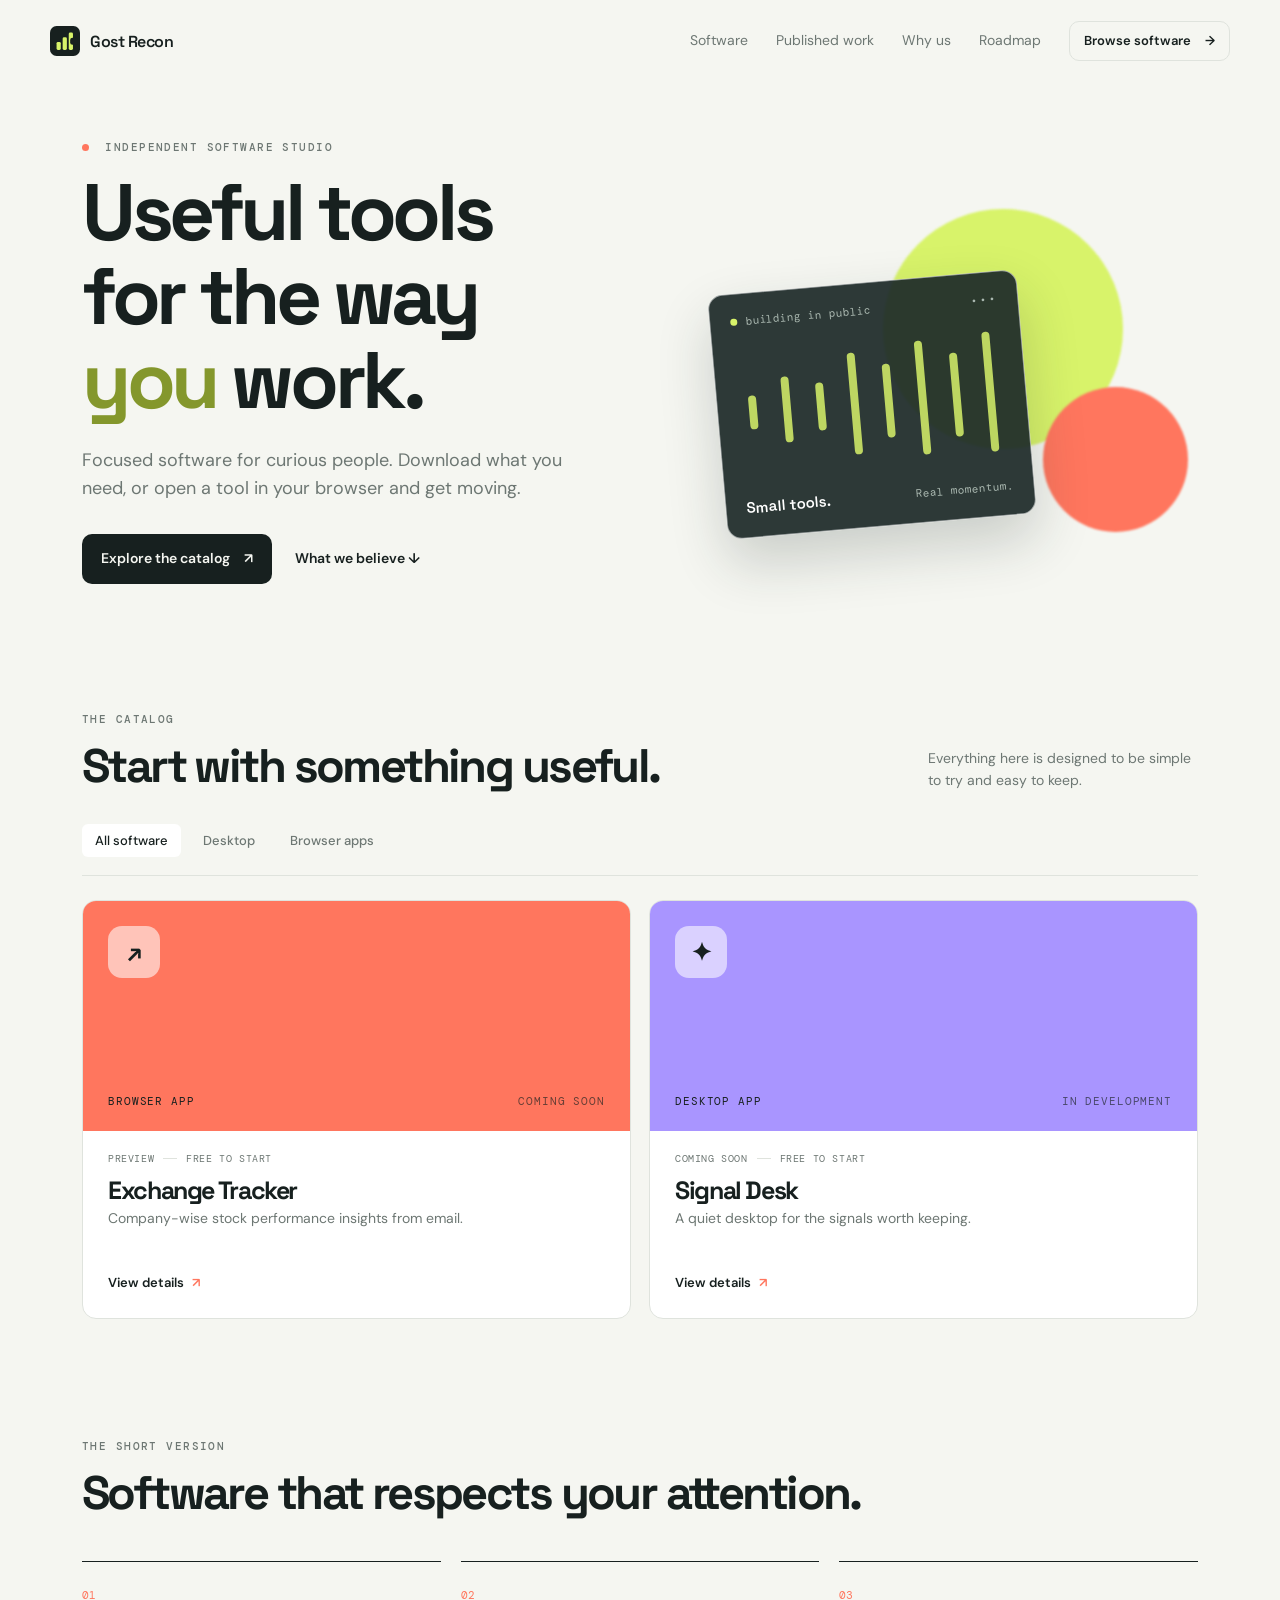
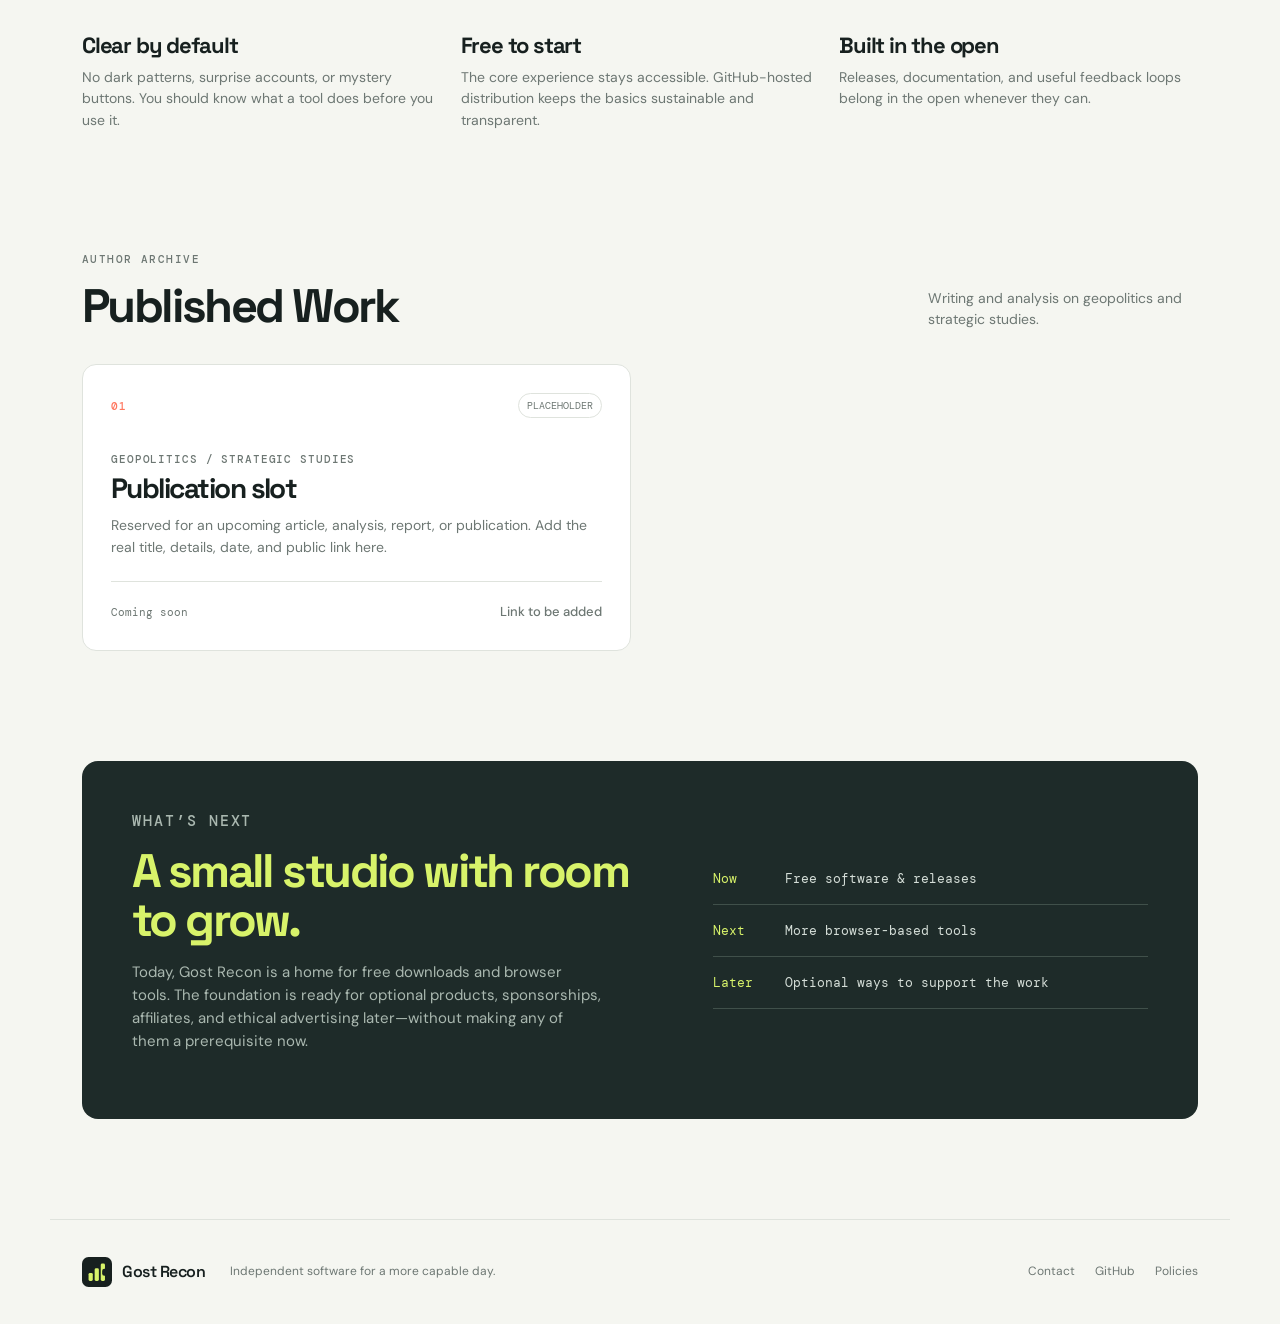
<file: index.html>
<!doctype html>
<html lang="en">
  <head>
    <meta charset="utf-8">
    <meta name="viewport" content="width=device-width, initial-scale=1">
    <meta name="description" content="A calm, practical home for software by Gost Recon.">
    <title>Gost Recon — Software, without the noise</title>
    <link rel="stylesheet" href="styles.css">
  </head>
  <body>
    <header class="site-header">
      <a class="brand" href="index.html" aria-label="Gost Recon home">
        <span class="brand-mark" role="img" aria-label="Gost Recon logo"><svg viewBox="0 0 64 64" aria-hidden="true"><rect width="64" height="64" rx="14" fill="currentColor"/><rect x="14" y="34" width="9" height="17" rx="3" fill="var(--lime)"/><rect x="27" y="24" width="9" height="27" rx="3" fill="var(--lime)"/><rect x="40" y="14" width="9" height="37" rx="3" fill="var(--lime)"/><rect x="43" y="25" width="16" height="15" rx="5" fill="currentColor"/></svg></span>
        <span>Gost Recon</span>
      </a>
      <nav class="site-nav" aria-label="Primary navigation">
        <a href="#software">Software</a>
        <a href="#published">Published work</a>
        <a href="#principles">Why us</a>
        <a href="#roadmap">Roadmap</a>
      </nav>
      <a class="button button-small button-quiet" href="#software">Browse software <span aria-hidden="true">→</span></a>
    </header>

    <main>
      <section class="hero shell">
        <div class="hero-copy">
          <p class="eyebrow"><span class="eyebrow-dot"></span> Independent software studio</p>
          <h1>Useful tools for the way <em>you</em> work.</h1>
          <p class="hero-lede">Focused software for curious people. Download what you need, or open a tool in your browser and get moving.</p>
          <div class="hero-actions">
            <a class="button" href="#software">Explore the catalog <span aria-hidden="true">↗</span></a>
            <a class="text-link" href="#principles">What we believe <span aria-hidden="true">↓</span></a>
          </div>
        </div>
        <div class="hero-art" aria-hidden="true">
          <div class="orb orb-one"></div>
          <div class="orb orb-two"></div>
          <div class="signal-card">
            <div class="signal-top"><span class="live-dot"></span><span>building in public</span><span class="signal-menu">•••</span></div>
            <div class="signal-wave"><span></span><span></span><span></span><span></span><span></span><span></span><span></span><span></span></div>
            <div class="signal-foot"><strong>Small tools.</strong><span>Real momentum.</span></div>
          </div>
        </div>
      </section>

      <section class="catalog shell" id="software">
        <div class="section-heading">
          <div>
            <p class="eyebrow">The catalog</p>
            <h2>Start with something useful.</h2>
          </div>
          <p class="section-note">Everything here is designed to be simple to try and easy to keep.</p>
        </div>
        <div class="filter-row" role="group" aria-label="Filter software">
          <button class="filter active" data-filter="all">All software</button>
          <button class="filter" data-filter="desktop">Desktop</button>
          <button class="filter" data-filter="web">Browser apps</button>
        </div>
        <div id="product-grid" class="product-grid" aria-live="polite"></div>
      </section>

      <section class="principles shell" id="principles">
        <div class="section-heading">
          <div>
            <p class="eyebrow">The short version</p>
            <h2>Software that respects your attention.</h2>
          </div>
        </div>
        <div class="principle-grid">
          <article class="principle"><span class="principle-number">01</span><h3>Clear by default</h3><p>No dark patterns, surprise accounts, or mystery buttons. You should know what a tool does before you use it.</p></article>
          <article class="principle"><span class="principle-number">02</span><h3>Free to start</h3><p>The core experience stays accessible. GitHub-hosted distribution keeps the basics sustainable and transparent.</p></article>
          <article class="principle"><span class="principle-number">03</span><h3>Built in the open</h3><p>Releases, documentation, and useful feedback loops belong in the open whenever they can.</p></article>
        </div>
      </section>

      <section class="published shell" id="published">
        <div class="section-heading">
          <div>
            <p class="eyebrow">Author archive</p>
            <h2>Published Work</h2>
          </div>
          <p class="section-note">Writing and analysis on geopolitics and strategic studies.</p>
        </div>
        <div id="published-grid" class="published-grid" aria-live="polite"></div>
      </section>

      <section class="roadmap shell" id="roadmap">
        <div class="roadmap-card">
          <div>
            <p class="eyebrow">What’s next</p>
            <h2>A small studio with room to grow.</h2>
            <p>Today, Gost Recon is a home for free downloads and browser tools. The foundation is ready for optional products, sponsorships, affiliates, and ethical advertising later—without making any of them a prerequisite now.</p>
          </div>
          <div class="roadmap-list">
            <span><b>Now</b> Free software &amp; releases</span>
            <span><b>Next</b> More browser-based tools</span>
            <span><b>Later</b> Optional ways to support the work</span>
          </div>
        </div>
      </section>
    </main>

    <footer class="site-footer shell">
      <div class="footer-brand"><span class="brand-mark" role="img" aria-label="Gost Recon logo"><svg viewBox="0 0 64 64" aria-hidden="true"><rect width="64" height="64" rx="14" fill="currentColor"/><rect x="14" y="34" width="9" height="17" rx="3" fill="var(--lime)"/><rect x="27" y="24" width="9" height="27" rx="3" fill="var(--lime)"/><rect x="40" y="14" width="9" height="37" rx="3" fill="var(--lime)"/><rect x="43" y="25" width="16" height="15" rx="5" fill="currentColor"/></svg></span><span>Gost Recon</span></div>
      <p>Independent software for a more capable day.</p>
      <div class="footer-links"><a href="legal.html#contact">Contact</a><a href="https://github.com/Gost-Recon/Exchange-Tracker" target="_blank" rel="noreferrer">GitHub</a><a href="legal.html">Policies</a></div>
    </footer>
    <script src="data.js"></script>
    <script src="app.js"></script>
  </body>
</html>
</file>
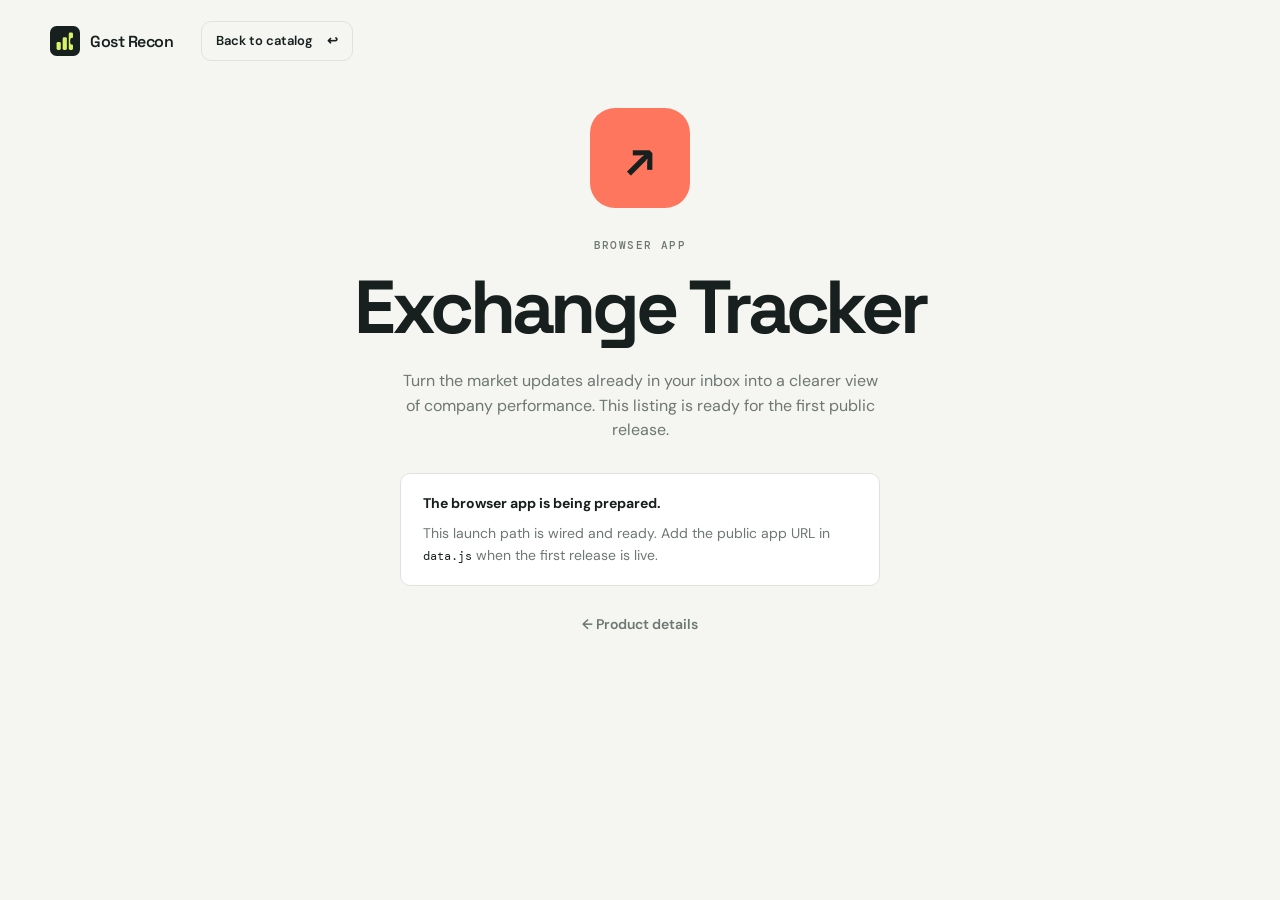
<file: app.html>
<!doctype html>
<html lang="en">
  <head>
    <meta charset="utf-8">
    <meta name="viewport" content="width=device-width, initial-scale=1">
    <title>Open app — Gost Recon</title>
    <link rel="stylesheet" href="styles.css">
  </head>
  <body>
    <header class="site-header"><a class="brand" href="index.html"><span class="brand-mark" role="img" aria-label="Gost Recon logo"><svg viewBox="0 0 64 64" aria-hidden="true"><rect width="64" height="64" rx="14" fill="currentColor"/><rect x="14" y="34" width="9" height="17" rx="3" fill="var(--lime)"/><rect x="27" y="24" width="9" height="27" rx="3" fill="var(--lime)"/><rect x="40" y="14" width="9" height="37" rx="3" fill="var(--lime)"/><rect x="43" y="25" width="16" height="15" rx="5" fill="currentColor"/></svg></span><span>Gost Recon</span></a><a class="button button-small button-quiet" href="index.html#software">Back to catalog <span aria-hidden="true">↩</span></a></header>
    <main id="app-launch" class="app-launch shell"></main>
    <script src="data.js"></script>
    <script src="product.js"></script>
  </body>
</html>
</file>
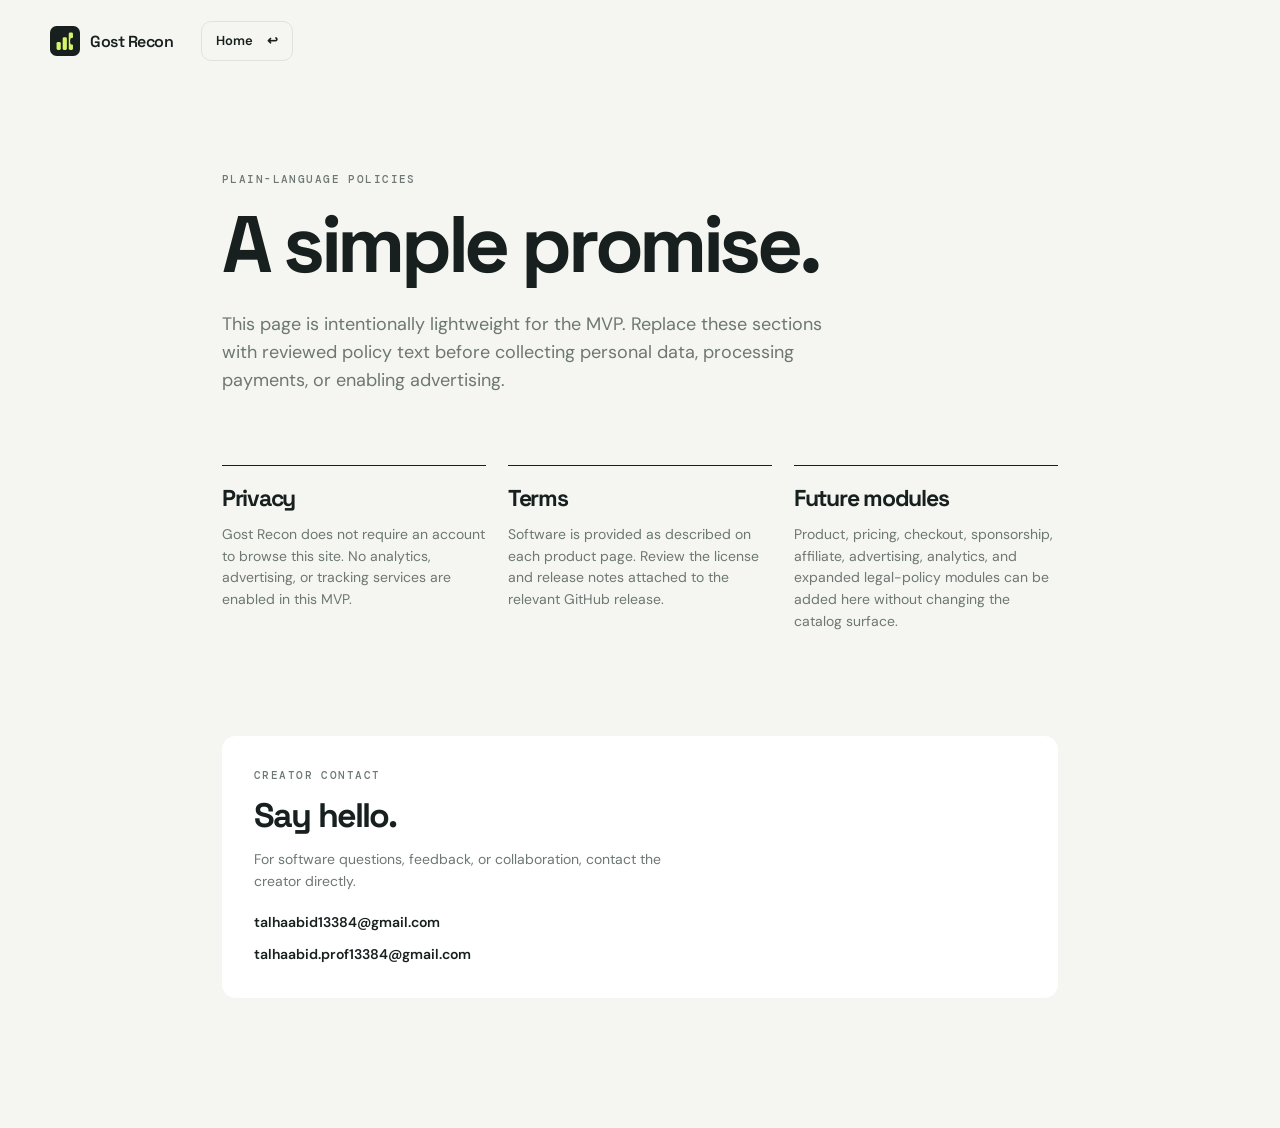
<file: legal.html>
<!doctype html>
<html lang="en">
  <head><meta charset="utf-8"><meta name="viewport" content="width=device-width, initial-scale=1"><title>Policies — Gost Recon</title><link rel="stylesheet" href="styles.css"></head>
  <body>
    <header class="site-header"><a class="brand" href="index.html"><span class="brand-mark" role="img" aria-label="Gost Recon logo"><svg viewBox="0 0 64 64" aria-hidden="true"><rect width="64" height="64" rx="14" fill="currentColor"/><rect x="14" y="34" width="9" height="17" rx="3" fill="var(--lime)"/><rect x="27" y="24" width="9" height="27" rx="3" fill="var(--lime)"/><rect x="40" y="14" width="9" height="37" rx="3" fill="var(--lime)"/><rect x="43" y="25" width="16" height="15" rx="5" fill="currentColor"/></svg></span><span>Gost Recon</span></a><a class="button button-small button-quiet" href="index.html">Home <span aria-hidden="true">↩</span></a></header>
    <main class="policy-page shell">
      <p class="eyebrow">Plain-language policies</p><h1>A simple promise.</h1>
      <p class="policy-intro">This page is intentionally lightweight for the MVP. Replace these sections with reviewed policy text before collecting personal data, processing payments, or enabling advertising.</p>
      <div class="policy-grid"><article><h2>Privacy</h2><p>Gost Recon does not require an account to browse this site. No analytics, advertising, or tracking services are enabled in this MVP.</p></article><article><h2>Terms</h2><p>Software is provided as described on each product page. Review the license and release notes attached to the relevant GitHub release.</p></article><article><h2>Future modules</h2><p>Product, pricing, checkout, sponsorship, affiliate, advertising, analytics, and expanded legal-policy modules can be added here without changing the catalog surface.</p></article></div>
      <section class="creator-contact" id="contact"><p class="eyebrow">Creator contact</p><h2>Say hello.</h2><p>For software questions, feedback, or collaboration, contact the creator directly.</p><div class="contact-links"><a href="mailto:talhaabid13384@gmail.com">talhaabid13384@gmail.com</a><a href="mailto:talhaabid.prof13384@gmail.com">talhaabid.prof13384@gmail.com</a></div></section>
    </main>
  </body>
</html>
</file>
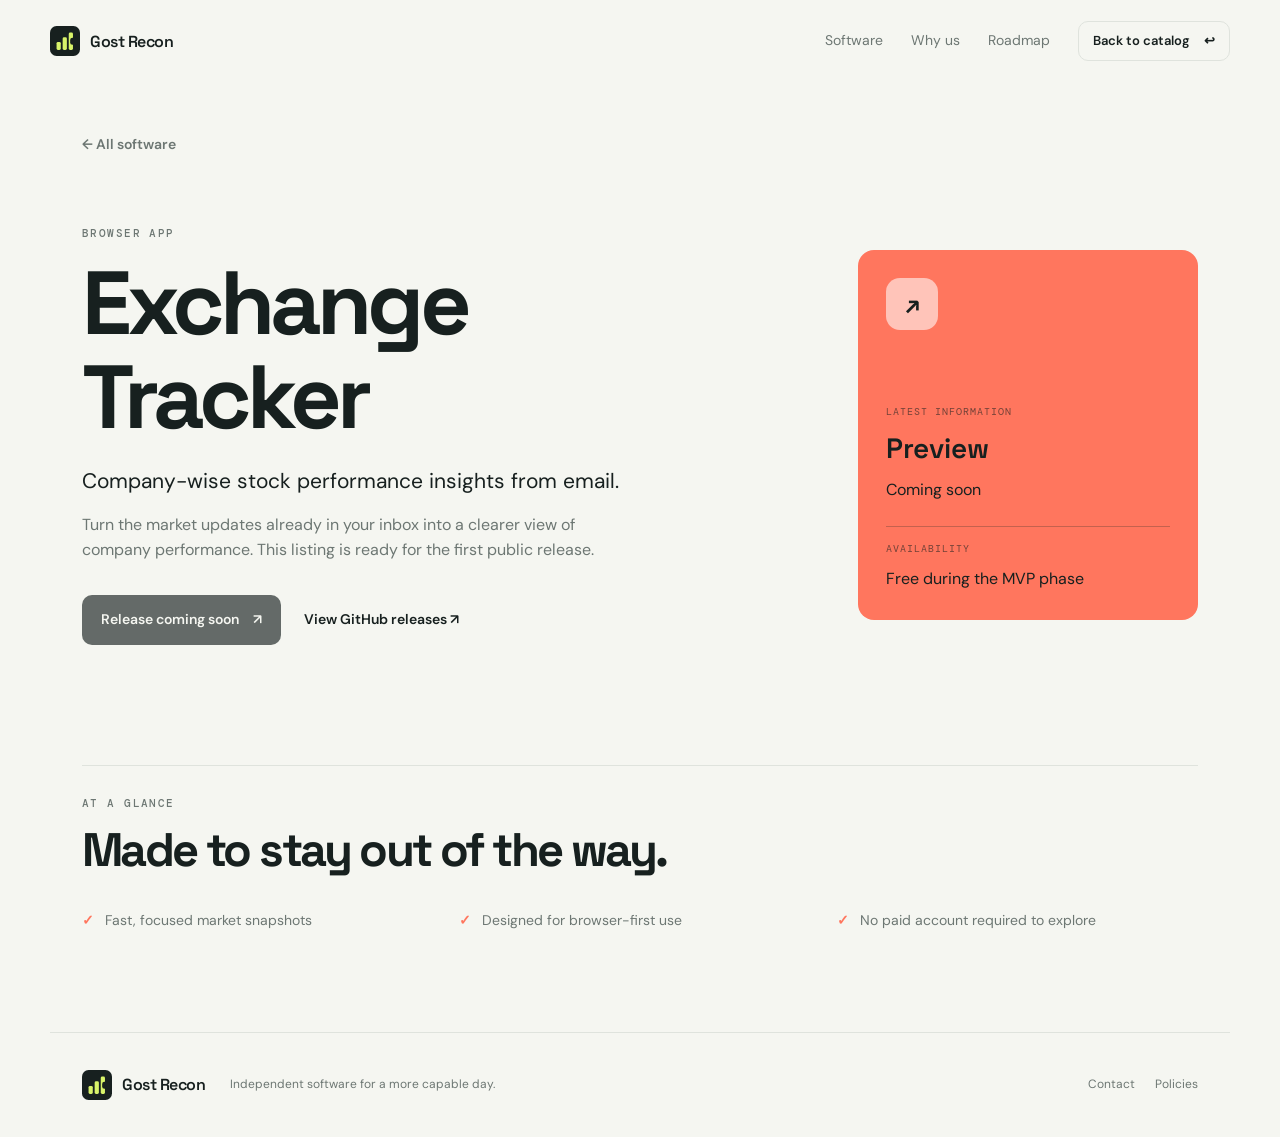
<file: product.html>
<!doctype html>
<html lang="en">
  <head>
    <meta charset="utf-8">
    <meta name="viewport" content="width=device-width, initial-scale=1">
    <meta name="description" content="Software details and download information from Gost Recon.">
    <title>Software — Gost Recon</title>
    <link rel="stylesheet" href="styles.css">
  </head>
  <body>
    <header class="site-header">
      <a class="brand" href="index.html"><span class="brand-mark" role="img" aria-label="Gost Recon logo"><svg viewBox="0 0 64 64" aria-hidden="true"><rect width="64" height="64" rx="14" fill="currentColor"/><rect x="14" y="34" width="9" height="17" rx="3" fill="var(--lime)"/><rect x="27" y="24" width="9" height="27" rx="3" fill="var(--lime)"/><rect x="40" y="14" width="9" height="37" rx="3" fill="var(--lime)"/><rect x="43" y="25" width="16" height="15" rx="5" fill="currentColor"/></svg></span><span>Gost Recon</span></a>
      <nav class="site-nav" aria-label="Primary navigation"><a href="index.html#software">Software</a><a href="index.html#principles">Why us</a><a href="index.html#roadmap">Roadmap</a></nav>
      <a class="button button-small button-quiet" href="index.html#software">Back to catalog <span aria-hidden="true">↩</span></a>
    </header>
    <main id="product-detail" class="product-detail shell"></main>
    <footer class="site-footer shell"><div class="footer-brand"><span class="brand-mark" role="img" aria-label="Gost Recon logo"><svg viewBox="0 0 64 64" aria-hidden="true"><rect width="64" height="64" rx="14" fill="currentColor"/><rect x="14" y="34" width="9" height="17" rx="3" fill="var(--lime)"/><rect x="27" y="24" width="9" height="27" rx="3" fill="var(--lime)"/><rect x="40" y="14" width="9" height="37" rx="3" fill="var(--lime)"/><rect x="43" y="25" width="16" height="15" rx="5" fill="currentColor"/></svg></span><span>Gost Recon</span></div><p>Independent software for a more capable day.</p><div class="footer-links"><a href="legal.html#contact">Contact</a><a href="legal.html">Policies</a></div></footer>
    <script src="data.js"></script>
    <script src="product.js"></script>
  </body>
</html>
</file>
<file: styles.css>
@import url('https://fonts.googleapis.com/css2?family=DM+Mono:wght@400;500&family=DM+Sans:wght@400;500;600;700&family=Space+Grotesk:wght@500;600;700&display=swap');

:root { --ink:#17201f; --muted:#6d7773; --paper:#f5f6f1; --line:#dfe3dd; --lime:#d8f36a; --coral:#ff765e; --violet:#a995ff; --dark:#1e2b29; }
* { box-sizing:border-box; } html { scroll-behavior:smooth; } body { margin:0; color:var(--ink); background:var(--paper); font-family:"DM Sans",sans-serif; line-height:1.55; } a { color:inherit; text-decoration:none; } .shell { max-width:1180px; margin:0 auto; padding-left:32px; padding-right:32px; }
.site-header { height:82px; display:flex; align-items:center; gap:28px; max-width:1244px; padding:0 32px; margin:auto; } .brand,.footer-brand { display:flex; align-items:center; gap:10px; font:600 16px "Space Grotesk",sans-serif; letter-spacing:-.03em; } .brand-mark { display:block; width:30px; height:30px; flex:0 0 30px; color:var(--ink); } .brand-mark svg { display:block; width:100%; height:100%; } .site-nav { display:flex; gap:28px; margin-left:auto; color:var(--muted); font-size:14px; } .site-nav a:hover,.footer-links a:hover { color:var(--ink); } .button { display:inline-flex; align-items:center; justify-content:center; gap:14px; padding:14px 19px; border-radius:10px; color:var(--paper); background:var(--ink); font-size:14px; font-weight:600; transition:transform .2s,background .2s; } .button:hover { transform:translateY(-2px); background:#2b3a36; } .button-small { padding:9px 14px; font-size:13px; } .button-quiet { background:transparent; color:var(--ink); border:1px solid var(--line); } .button-quiet:hover { background:white; } .button-disabled { opacity:.65; }
.hero { min-height:560px; display:grid; grid-template-columns:1fr 1fr; align-items:center; gap:80px; } .eyebrow { margin:0 0 16px; color:var(--muted); font:500 11px "DM Mono",monospace; text-transform:uppercase; letter-spacing:.13em; } .eyebrow-dot { display:inline-block; width:7px; height:7px; margin-right:8px; border-radius:50%; background:var(--coral); } h1,h2,h3 { margin:0; font-family:"Space Grotesk",sans-serif; letter-spacing:-.055em; line-height:1.05; } .hero h1 { max-width:600px; font-size:clamp(48px,6.6vw,80px); } h1 em { font-style:normal; color:#84972c; } .hero-lede { max-width:480px; margin:25px 0 31px; color:var(--muted); font-size:18px; } .hero-actions,.detail-actions { display:flex; align-items:center; gap:23px; } .text-link,.back-link { font-size:14px; font-weight:600; } .text-link:hover,.back-link:hover { text-decoration:underline; text-underline-offset:4px; }
.hero-art { position:relative; min-height:380px; } .orb { position:absolute; border-radius:50%; filter:blur(1px); } .orb-one { width:240px; height:240px; top:37px; right:75px; background:var(--lime); } .orb-two { width:145px; height:145px; right:10px; bottom:20px; background:var(--coral); } .signal-card { position:absolute; top:110px; left:37px; width:310px; padding:20px; border:1px solid rgba(255,255,255,.55); border-radius:15px; color:var(--paper); background:rgba(30,43,41,.93); box-shadow:0 25px 55px rgba(30,43,41,.2); transform:rotate(-5deg); } .signal-top,.signal-foot { display:flex; align-items:center; gap:8px; font:11px "DM Mono",monospace; color:#aab8b0; } .signal-menu { margin-left:auto; letter-spacing:2px; } .live-dot { width:7px; height:7px; border-radius:50%; background:var(--lime); } .signal-wave { height:120px; display:flex; align-items:center; justify-content:space-around; gap:5px; margin:25px 0; } .signal-wave span { width:8px; border-radius:5px; background:var(--lime); opacity:.85; } .signal-wave span:nth-child(1){height:28%}.signal-wave span:nth-child(2){height:55%}.signal-wave span:nth-child(3){height:40%}.signal-wave span:nth-child(4){height:85%}.signal-wave span:nth-child(5){height:62%}.signal-wave span:nth-child(6){height:95%}.signal-wave span:nth-child(7){height:70%}.signal-wave span:nth-child(8){height:100%}.signal-foot { justify-content:space-between; }.signal-foot strong { color:white; font:600 15px "Space Grotesk",sans-serif; }
.catalog { padding-top:70px; padding-bottom:110px; } .section-heading { display:flex; justify-content:space-between; gap:40px; align-items:end; margin-bottom:33px; } h2 { font-size:clamp(32px,4vw,47px); } .section-note { max-width:270px; margin:0; color:var(--muted); font-size:14px; } .filter-row { display:flex; gap:9px; padding-bottom:18px; border-bottom:1px solid var(--line); } .filter { border:0; padding:8px 13px; border-radius:6px; color:var(--muted); background:transparent; font:500 13px "DM Sans",sans-serif; cursor:pointer; } .filter.active,.filter:hover { color:var(--ink); background:white; } .product-grid { display:grid; grid-template-columns:repeat(2,1fr); gap:18px; padding-top:24px; } .product-card { overflow:hidden; border:1px solid var(--line); border-radius:14px; background:white; } .card-visual { position:relative; min-height:230px; padding:25px; display:flex; align-items:flex-start; } .accent-coral .card-visual,.accent-coral.detail-panel,.accent-coral.launch-mark { background:var(--coral); } .accent-violet .card-visual,.accent-violet.detail-panel,.accent-violet.launch-mark { background:var(--violet); } .card-icon { display:grid; place-items:center; width:52px; height:52px; border-radius:14px; color:var(--ink); background:rgba(255,255,255,.57); font:600 25px "Space Grotesk",sans-serif; } .card-type,.card-status { position:absolute; bottom:23px; font:11px "DM Mono",monospace; text-transform:uppercase; letter-spacing:.08em; } .card-type { left:25px; } .card-status { right:25px; opacity:.65; } .card-body { padding:21px 25px 24px; } .card-meta { display:flex; gap:9px; align-items:center; color:var(--muted); font:10px "DM Mono",monospace; text-transform:uppercase; letter-spacing:.06em; } .meta-line { width:14px; height:1px; background:var(--line); } .card-body h3 { margin:12px 0 4px; font-size:25px; } .card-body p { min-height:45px; margin:0 0 17px; color:var(--muted); font-size:14px; } .card-action { display:inline-flex; gap:8px; font-size:13px; font-weight:600; }.card-action span { color:var(--coral); }
.principles { padding-top:10px; padding-bottom:100px; } .principle-grid { display:grid; grid-template-columns:repeat(3,1fr); gap:20px; margin-top:42px; } .principle { padding-top:20px; border-top:1px solid var(--ink); } .principle-number { color:var(--coral); font:11px "DM Mono",monospace; } .principle h3 { margin:27px 0 10px; font-size:22px; } .principle p { margin:0; color:var(--muted); font-size:14px; } .roadmap { padding-bottom:100px; } .roadmap-card { display:grid; grid-template-columns:1.2fr 1fr; gap:60px; padding:50px; border-radius:16px; color:var(--paper); background:var(--dark); } .roadmap-card h2 { max-width:500px; color:var(--lime); } .roadmap-card p { max-width:470px; color:#aab8b0; font-size:15px; } .roadmap-list { display:flex; flex-direction:column; justify-content:center; gap:17px; color:#d5ded8; font:13px "DM Mono",monospace; } .roadmap-list span { padding-bottom:17px; border-bottom:1px solid #40504a; } .roadmap-list b { display:inline-block; width:64px; color:var(--lime); font-weight:400; }
.site-footer { display:flex; align-items:center; gap:25px; min-height:105px; border-top:1px solid var(--line); color:var(--muted); font-size:12px; } .footer-brand { color:var(--ink); } .site-footer p { margin:0; }.footer-links { display:flex; gap:20px; margin-left:auto; }
.creator-contact { margin-top:90px; padding:32px; border-radius:14px; background:white; } .creator-contact h2 { font-size:34px; } .creator-contact>p:not(.eyebrow) { max-width:430px; margin:15px 0 20px; color:var(--muted); font-size:14px; } .contact-links { display:flex; flex-direction:column; align-items:flex-start; gap:10px; font-size:14px; font-weight:600; } .contact-links a:hover { color:var(--coral); }
.product-detail { padding-top:50px; padding-bottom:100px; } .back-link { display:inline-block; margin-bottom:70px; color:var(--muted); } .detail-grid { display:grid; grid-template-columns:1fr 340px; align-items:center; gap:100px; } .detail-copy h1 { font-size:clamp(52px,7vw,90px); } .detail-tagline { margin:21px 0 16px; font-size:21px; } .detail-copy>p:not(.eyebrow):not(.detail-tagline) { max-width:540px; color:var(--muted); } .detail-actions { margin-top:32px; flex-wrap:wrap; } .detail-panel { display:flex; flex-direction:column; gap:12px; min-height:370px; padding:28px; border-radius:16px; } .detail-panel .card-icon { margin-bottom:auto; } .panel-label { font:10px "DM Mono",monospace; text-transform:uppercase; letter-spacing:.1em; opacity:.6; } .detail-panel strong { font:600 28px "Space Grotesk",sans-serif; }.panel-rule { height:1px; margin:12px 0 3px; background:rgba(23,32,31,.25); }.detail-features { margin-top:120px; padding-top:30px; border-top:1px solid var(--line); }.detail-features ul { display:grid; grid-template-columns:repeat(3,1fr); gap:16px; padding:0; margin:35px 0 0; list-style:none; }.detail-features li { display:flex; gap:11px; color:var(--muted); font-size:14px; }.detail-features li span { color:var(--coral); font-weight:700; }
.app-launch { min-height:650px; display:flex; flex-direction:column; align-items:center; justify-content:center; text-align:center; }.app-launch .launch-mark { display:grid; place-items:center; width:100px; height:100px; margin-bottom:30px; border-radius:25px; }.launch-mark span { font:600 50px "Space Grotesk",sans-serif; }.app-launch h1 { font-size:clamp(48px,7vw,75px); }.app-launch p:not(.eyebrow) { max-width:480px; margin:22px auto 30px; color:var(--muted); }.app-launch .back-link { margin-top:28px; }.notice { display:flex; flex-direction:column; gap:8px; max-width:480px; padding:19px 22px; border:1px solid var(--line); border-radius:10px; text-align:left; background:white; font-size:14px; }.notice span { color:var(--muted); }.notice code { color:var(--ink); font-family:"DM Mono",monospace; font-size:12px; }.policy-page { max-width:900px; padding-top:90px; padding-bottom:130px; }.policy-page h1 { font-size:clamp(50px,7vw,80px); }.policy-intro { max-width:610px; margin:25px 0 70px; color:var(--muted); font-size:18px; }.policy-grid { display:grid; grid-template-columns:repeat(3,1fr); gap:22px; }.policy-grid article { padding-top:20px; border-top:1px solid var(--ink); }.policy-grid h2 { font-size:23px; }.policy-grid p { color:var(--muted); font-size:14px; }
@media (max-width:760px) { .site-header { height:72px; padding:0 20px; }.site-nav { display:none; }.site-header .button { margin-left:auto; }.shell { padding-left:20px; padding-right:20px; }.hero { min-height:auto; grid-template-columns:1fr; gap:20px; padding-top:70px; padding-bottom:60px; }.hero h1 { font-size:53px; }.hero-art { min-height:330px; }.signal-card { left:12%; top:75px; width:270px; }.orb-one { right:10%; }.section-heading { display:block; }.section-note { margin-top:18px; }.product-grid,.principle-grid,.policy-grid { grid-template-columns:1fr; }.roadmap-card,.detail-grid { grid-template-columns:1fr; gap:35px; padding:30px; }.detail-grid { padding:0; }.detail-panel { min-height:260px; }.detail-features { margin-top:70px; }.detail-features ul { grid-template-columns:1fr; }.site-footer { flex-wrap:wrap; padding-top:25px; padding-bottom:25px; }.site-footer p { width:100%; order:3; }.footer-links { margin-left:0; }.product-detail { padding-top:30px; }.back-link { margin-bottom:45px; } }
.published { padding-top:20px; padding-bottom:110px; } .published-grid { display:grid; grid-template-columns:repeat(2,minmax(0,1fr)); gap:18px; } .published-card,.published-empty { min-height:280px; padding:28px; border:1px solid var(--line); border-radius:14px; background:white; } .published-card { display:flex; flex-direction:column; } .published-card-top { display:flex; justify-content:space-between; align-items:center; } .published-number { color:var(--coral); font:500 11px "DM Mono",monospace; text-transform:uppercase; letter-spacing:.08em; } .published-status { padding:5px 8px; border:1px solid var(--line); border-radius:999px; color:var(--muted); font:10px "DM Mono",monospace; text-transform:uppercase; } .published-type { margin:34px 0 8px; color:var(--muted); font:500 11px "DM Mono",monospace; text-transform:uppercase; letter-spacing:.08em; } .published-card h3,.published-empty h3 { font-size:28px; } .published-description,.published-empty p { margin:12px 0 22px; color:var(--muted); font-size:14px; } .published-card-foot { display:flex; justify-content:space-between; align-items:center; gap:16px; margin-top:auto; padding-top:20px; border-top:1px solid var(--line); } .published-card-foot time { color:var(--muted); font:11px "DM Mono",monospace; } .published-link { font-size:13px; font-weight:600; } .published-link-muted { color:var(--muted); font-weight:500; } .published-empty { display:flex; flex-direction:column; justify-content:center; }
@media (max-width:760px) { .published-grid { grid-template-columns:1fr; } .published-card,.published-empty { min-height:250px; padding:24px; } .published-card-foot { align-items:flex-start; flex-direction:column; } }
</file>
